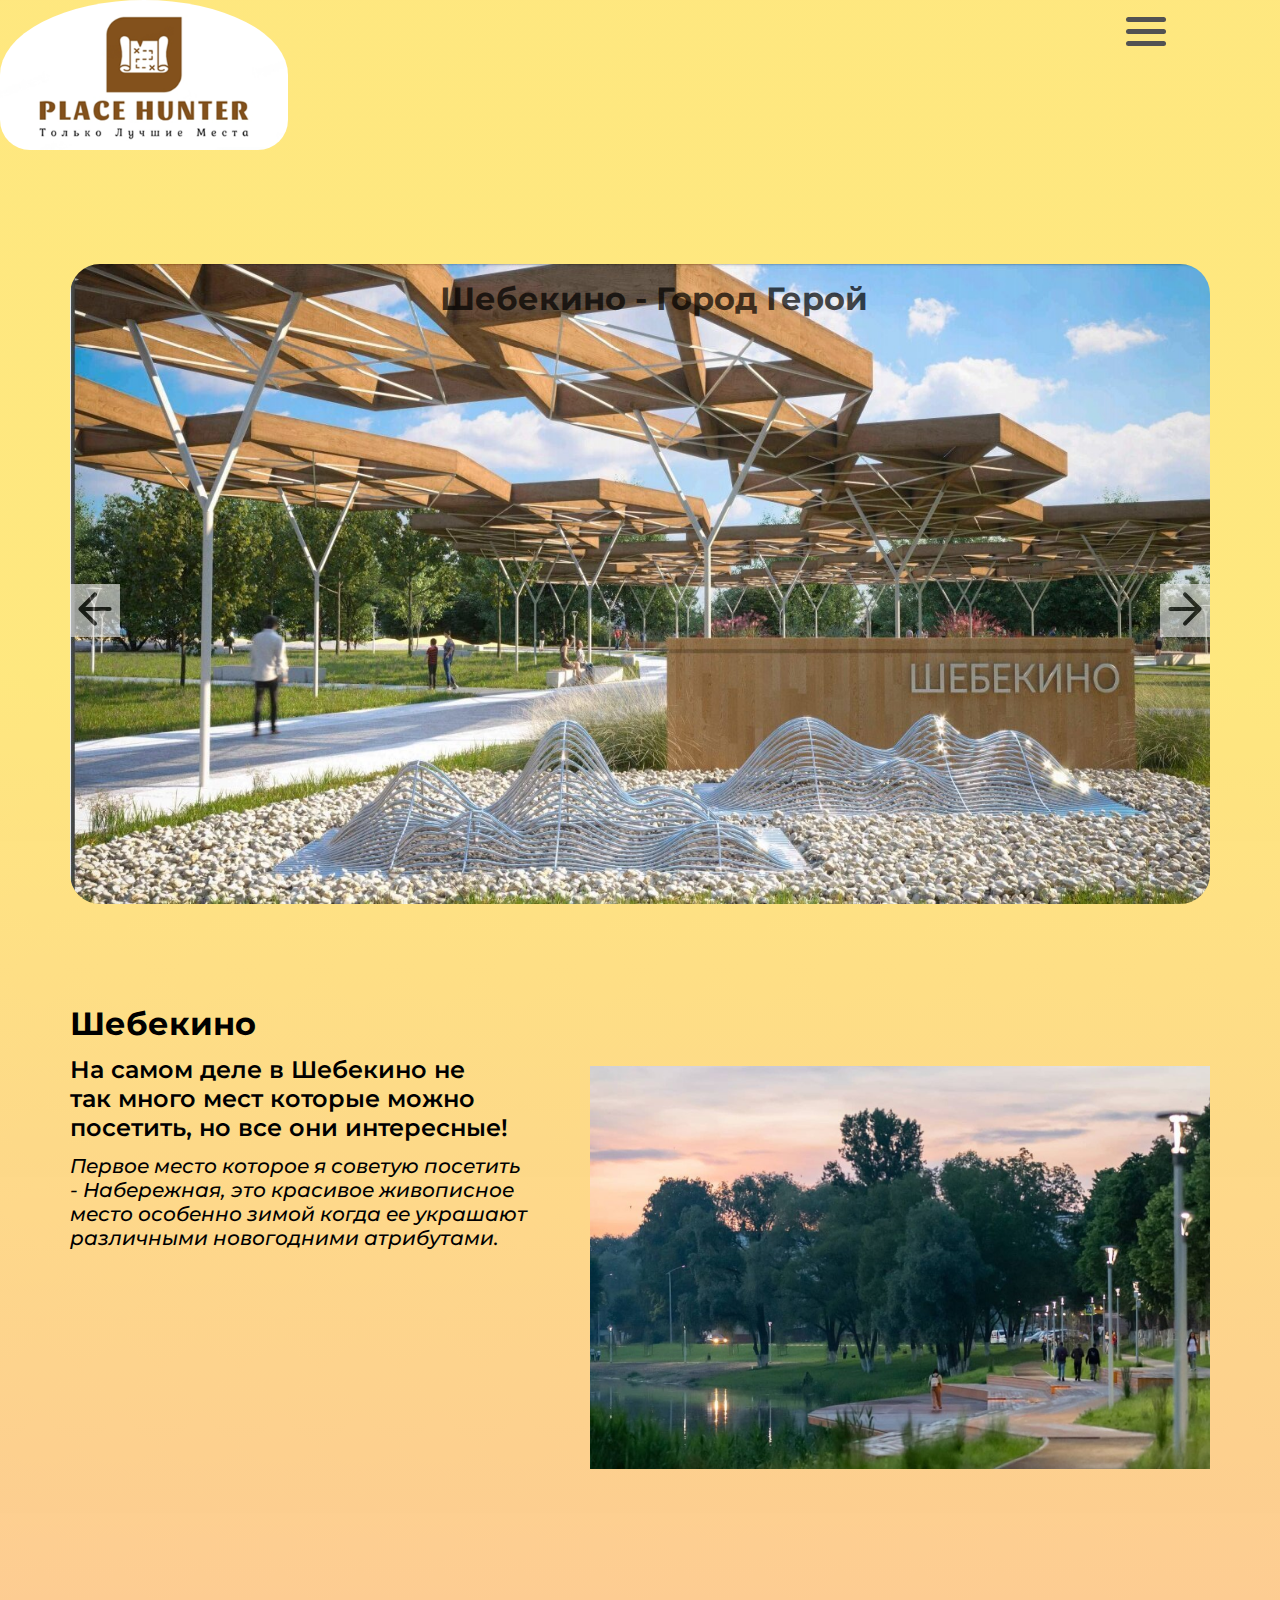
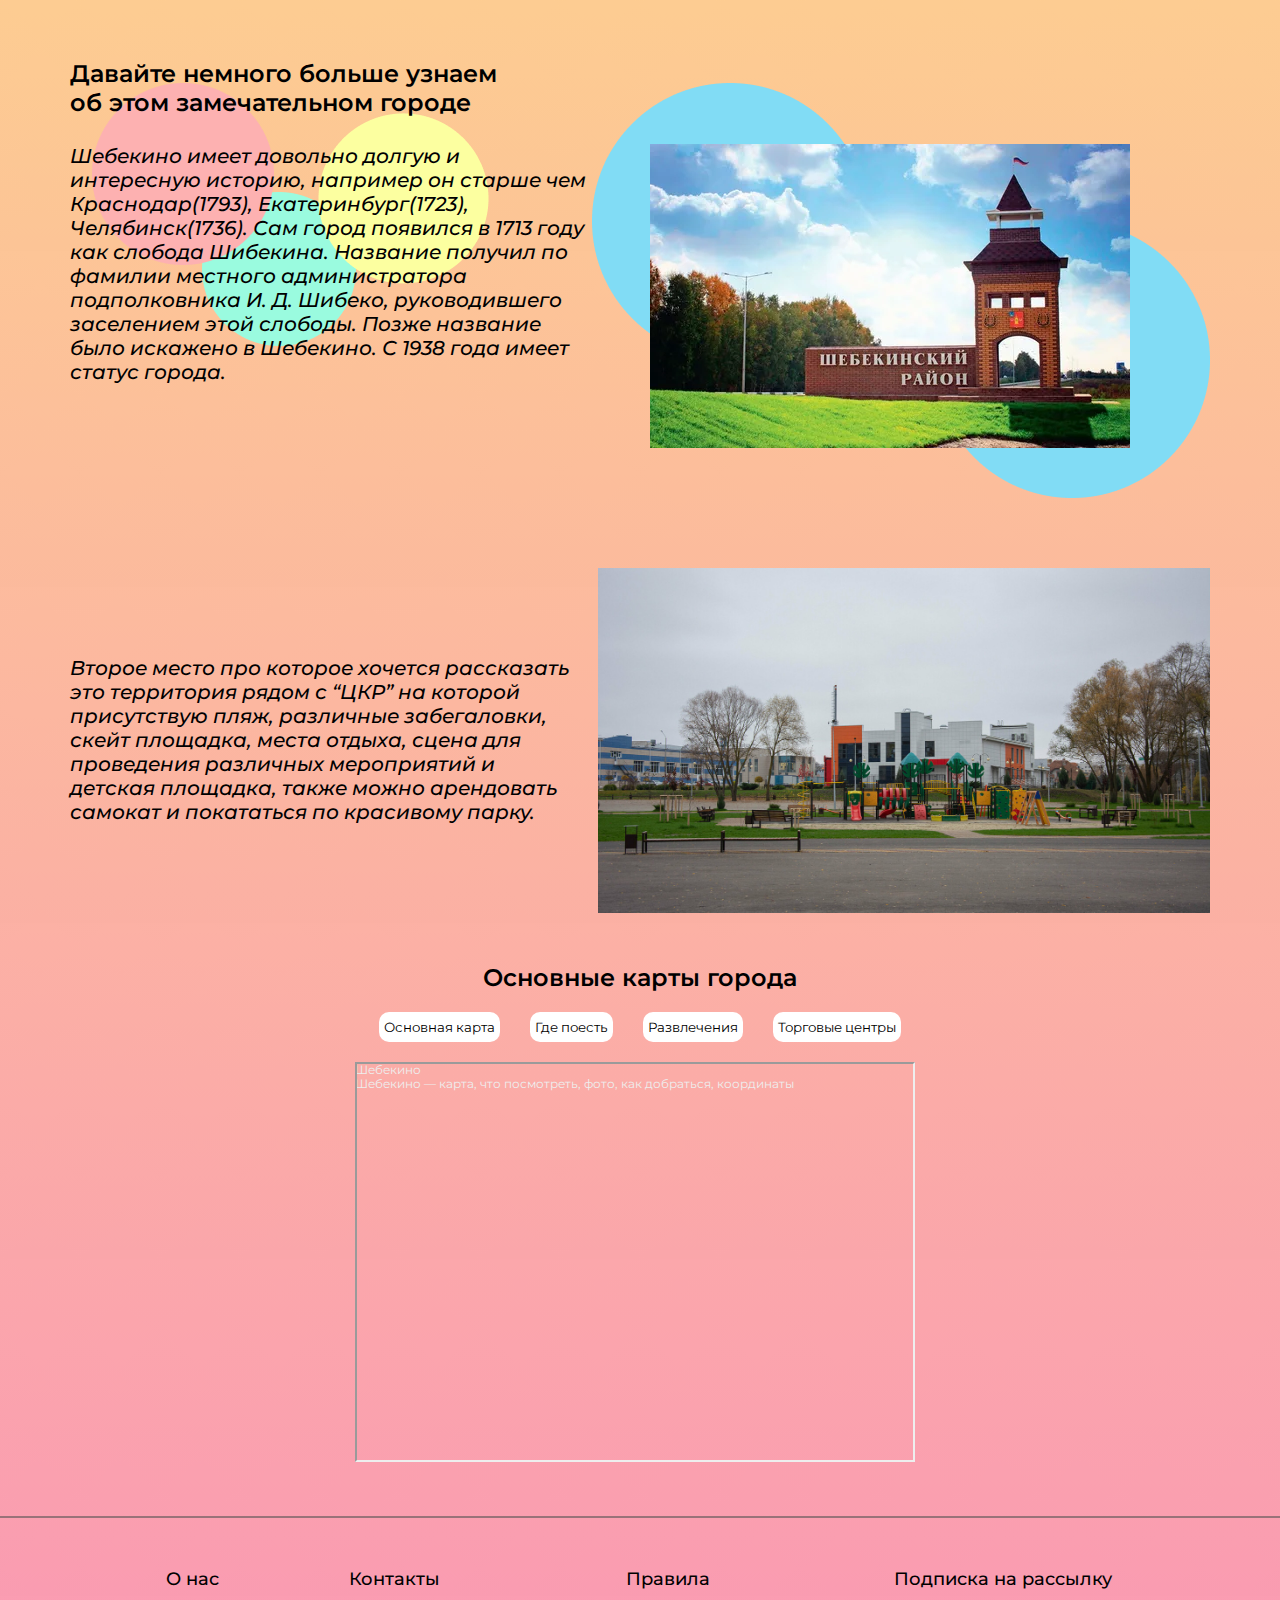
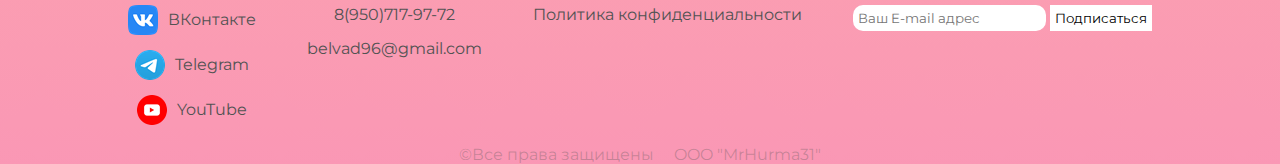
<file: index.html>
<!DOCTYPE html>
<html lang="ru">
<head>
    <meta charset="UTF-8">
    <meta name="viewport" content="width=device-width, initial-scale=1.0">
    <title>Ваш путеводитель по городу</title>
    <link rel="stylesheet" href="./assets/css/main.css">
    <link rel="stylesheet" href="./showplace.html">
</head>
<body class="body">
    <header class="header">
        <nav class="header__nav">
            <a href="./index.html">
                <img src="./assets/img/logo.png" alt="logo" class="header__img">
            </a>
            <a href="https://yandex.ru/maps/-/CDXXAOi2" target="_blank">
                <img src="./assets/img/youLeft.png" alt="you" class="header__you header__you_1">
                <img src="./assets/img/way.png" alt="way" class="header__way">
                <img src="./assets/img/youRight.png" alt="you" class="header__you header__you_2">
            </a>
            <div class="burger__box">
                <div class="burger" id="burger" onclick="burgerClick()">
                    <li class="burger__line_1 burger__line"></li>
                    <li class="burger__line_2 burger__line"></li>
                    <li class="burger__line_3 burger__line"></li>
                </div>
                <div class="burger__links burger__a" id="menu">
                    <a href="./showplace.html" class="burger__link">Достопримечательности города</a>
                    <a href="./contacts.html" class="burger__link">Контакты</a>
                    <a href="#" class="burger__btn burger__link">Вход</a>
                </div>
            </div>
        </nav>
    </header>
    <main class="main">
        <section class="slider">
            <div class="slider__wrap">
                <h1 class="slider__title"><a href="https://ru.wikipedia.org/wiki/Шебекино" class="shebekino" target="_blank">Шебекино</a> - Город Герой</h1>
                <div class="slider__box">
                    <img src="./assets/img/naber.jpg" alt="nabrezjnaya" class="slider__img slider__img_1">
                    <img src="./assets/img/Dk.jpg" alt="Dk" class="slider__img slider__img_2">
                    <img src="./assets/img/naber2.jpg" alt="naberezjnaya" class="slider__img slider__img_3">
                    <img src="./assets/img/neSklon.jpg" alt="neSklonyaetsya" class="slider__img slider__img_4">
                    <img src="./assets/img/Park.jpg" alt="Park" class="slider__img slider__img_5">
                </div>
                <button class="slider__btn_left" onclick="replacePhotoMin()">
                    <img src="./assets/img/arrowLeft.svg" alt="arrow">
                </button>
                <button class="slider__btn_right">
                    <img src="./assets/img/arrowRight.svg" alt="arrow" onclick="replacePhoto()">
                </button>
            </div>
        </section>
        <section class="post">
            <h1 class="post__title">Шебекино</h1>
            <div class="post-1__wrap">
                <div class="post-1__block">
                    <p class="post-1__subtitle post__subtitle">На самом деле в Шебекино не так много мест которые можно посетить, но все они интересные!</p>
                    <p class="post-1__text post__text">Первое место которое я советую посетить - Набережная, это красивое живописное место особенно зимой когда ее украшают различными новогодними атрибутами.</p>
                </div>
                <img src="./assets/img/naberOpisanie.png" alt="naber" class="post-1__img">
            </div>
            <div class="post-2__wrap">
                <p class="post-2__subtitle post__subtitle">Давайте немного больше узнаем об этом замечательном городе</p>
                <div class="post-2__block">
                    <div class="post-2__box">
                        <p class="post-2__text post__text">Шебекино имеет довольно долгую и интересную историю, например он старше чем Краснодар(1793), Екатеринбург(1723), Челябинск(1736). Сам город появился в 1713 году как слобода Шибекина. Название получил по фамилии местного администратора подполковника И. Д. Шибеко, руководившего заселением этой слободы. Позже название было искажено в Шебекино. С 1938 года имеет статус города.</p>
                        <img src="./assets/img/EllipseRed.png" alt="circle" class="post-2__circle_red">
                        <img src="./assets/img/EllipseGreen.png" alt="circle" class="post-2__circle_green">
                        <img src="./assets/img/EllipseYellow.png" alt="circle" class="post-2__circle_yellow">
                        <img src="./assets/img/EllipseBlue.png" alt="cirlce" class="post-2__circle_blue post-2__circle_blue-1">
                    </div>
                    <img src="./assets/img/shebekino.png" alt="shebekino" class="post-2__img">
                    <div class="post-2__circle">
                        <img src="./assets/img/EllipseBlue.png" alt="circle" class="post-2__circle_blue post-2__circle_blue-2">
                    </div>
                </div>
            </div>
            <div class="post-3">
                <div class="post-3__wrap">
                    <p class="post__text post-3__text">Второе место про которое хочется рассказать это территория рядом с “ЦКР” на которой присутствую пляж, различные забегаловки, скейт площадка, места отдыха, сцена для проведения различных мероприятий и детская площадка, также можно арендовать самокат и покататься по красивому парку.</p>
                    <img src="./assets/img/naber2.jpg" alt="naber" class="post-3__img">
                </div>
            </div>
        </section>
        <section class="maps">
            <div class="maps__wrap">
                <div class="maps__title_box">
                    <h2 class="maps__title">Основные карты города</h2>
                </div>
                <div class="maps__nav">
                    <button onclick="main()" class="maps__btn">Основная карта</button>
                    <button onclick="cafe()" class="maps__btn">Где поесть</button>
                    <button onclick="fun()" class="maps__btn">Развлечения</button>
                    <button onclick="mall()" class="maps__btn">Торговые центры</button>
                </div>
                <div class="maps__block">
                    <div class="maps__main maps__map" style="position:relative;overflow:hidden;"><a href="https://yandex.ru/maps/20196/shebekino/?utm_medium=mapframe&utm_source=maps" style="color:#eee;font-size:12px;position:absolute;top:0px;">Шебекино</a><a href="https://yandex.ru/maps/geo/shebekino/53056797/?ll=36.947560%2C50.405076&utm_medium=mapframe&utm_source=maps&z=12.2" style="color:#eee;font-size:12px;position:absolute;top:14px;">Шебекино — карта, что посмотреть, фото, как добраться, координаты</a><iframe src="https://yandex.ru/map-widget/v1/?ll=36.947560%2C50.405076&mode=search&ol=geo&ouri=ymapsbm1%3A%2F%2Fgeo%3Fdata%3DCgg1MzA1Njc5NxJH0KDQvtGB0YHQuNGPLCDQkdC10LvQs9C-0YDQvtC00YHQutCw0Y8g0L7QsdC70LDRgdGC0YwsINCo0LXQsdC10LrQuNC90L4iCg1shBNCFQ2eSUI%2C&utm_source=share&z=12.2" width="560" height="400" frameborder="1" allowfullscreen="true" style="position:relative;"></iframe></div>
                    <div class="maps__cafe maps__map" style="position:relative;overflow:hidden;"><a href="https://yandex.ru/maps/20196/shebekino/search/%D0%B3%D0%B4%D0%B5%20%D0%BF%D0%BE%D0%B5%D1%81%D1%82%D1%8C/?utm_medium=mapframe&utm_source=maps" style="color:#eee;font-size:12px;position:absolute;top:0px;">где поесть в Шебекино</a><a href="https://yandex.ru/maps/20196/shebekino/?utm_medium=mapframe&utm_source=maps" style="color:#eee;font-size:12px;position:absolute;top:14px;">Шебекино</a><iframe src="https://yandex.ru/map-widget/v1/?display-text=%D0%B3%D0%B4%D0%B5%20%D0%BF%D0%BE%D0%B5%D1%81%D1%82%D1%8C&ll=36.941309%2C50.403920&mode=search&sll=36.941309%2C50.403920&sspn=0.325266%2C0.121024&text=%D0%B3%D0%B4%D0%B5%20%D0%BF%D0%BE%D0%B5%D1%81%D1%82%D1%8C&utm_source=share&z=12.6" width="560" height="400" frameborder="1" allowfullscreen="true" style="position:relative;"></iframe></div>
                    <div class="maps__fun maps__map" style="position:relative;overflow:hidden;"><a href="https://yandex.ru/maps/20196/shebekino/search/%D0%A0%D0%B0%D0%B7%D0%B2%D0%BB%D0%B5%D1%87%D0%B5%D0%BD%D0%B8%D1%8F/?utm_medium=mapframe&utm_source=maps" style="color:#eee;font-size:12px;position:absolute;top:0px;">Развлечения в Шебекино</a><a href="https://yandex.ru/maps/20196/shebekino/?utm_medium=mapframe&utm_source=maps" style="color:#eee;font-size:12px;position:absolute;top:14px;">Шебекино</a><iframe src="https://yandex.ru/map-widget/v1/?display-text=%D0%A0%D0%B0%D0%B7%D0%B2%D0%BB%D0%B5%D1%87%D0%B5%D0%BD%D0%B8%D1%8F&ll=36.928313%2C50.402975&mode=search&sctx=ZAAAAAgBEAAaKAoSCWGJB5RNeUJAEU6c3O9QNElAEhIJ6q9XWHA%2F1D8Ron2s4Lchvj8iBgABAgMEBSgKOABA5J0BSAFqAnJ1nQHNzMw9oAEAqAEAvQHTsvc7wgFmifPFhwS%2Fi%2BqwXNfEvdc0ipLK6VW11oDgsQGy9MikmwKP%2FZXh1gWWrZfjft%2F7uZiRAY%2FMpeOlBrKK8cLUAoeoj66zBsjkqJ29Bou%2Flc6JAouP7qWsA6bkgN36BcGJibq1Ao3g%[base64]%3D%3D&sll=36.928313%2C50.402975&sspn=0.213113%2C0.079296&text=%D0%A0%D0%B0%D0%B7%D0%B2%D0%BB%D0%B5%D1%87%D0%B5%D0%BD%D0%B8%D1%8F&utm_source=share&z=13.21" width="560" height="400" frameborder="1" allowfullscreen="true" style="position:relative;"></iframe></div>
                    <div class="maps__mall maps__map" style="position:relative;overflow:hidden;"><a href="https://yandex.ru/maps/20196/shebekino/search/%D0%A2%D0%BE%D1%80%D0%B3%D0%BE%D0%B2%D1%8B%D0%B5%20%D1%86%D0%B5%D0%BD%D1%82%D1%80%D1%8B/?utm_medium=mapframe&utm_source=maps" style="color:#eee;font-size:12px;position:absolute;top:0px;">Торговые центры в Шебекино</a><a href="https://yandex.ru/maps/20196/shebekino/?utm_medium=mapframe&utm_source=maps" style="color:#eee;font-size:12px;position:absolute;top:14px;">Шебекино</a><iframe src="https://yandex.ru/map-widget/v1/?display-text=%D0%A2%D0%BE%D1%80%D0%B3%D0%BE%D0%B2%D1%8B%D0%B5%20%D1%86%D0%B5%D0%BD%D1%82%D1%80%D1%8B&ll=36.909781%2C50.401878&mode=search&sctx=ZAAAAAgBEAAaKAoSCVSsGoS5c0JAEftd2JqtNElAEhIJtwn3yrxVrz8R3dCUnX5Qlz8iBgABAgMEBSgKOABA5J0BSAFqAnJ1nQHNzMw9oAEAqAEAvQFcd%2F7WwgEkqevGyu4ExoTVyO8Fgfbz6IUCyJSJvfoG5anXktsBw%2Br%2Fg4UGggId0KLQvtGA0LPQvtCy0YvQtSDRhtC10L3RgtGA0YuKAgkxODQxMDgwODOSAgCaAgxkZXNrdG9wLW1hcHM%3D&sll=36.909781%2C50.401878&sspn=0.163764%2C0.060935&text=%D0%A2%D0%BE%D1%80%D0%B3%D0%BE%D0%B2%D1%8B%D0%B5%20%D1%86%D0%B5%D0%BD%D1%82%D1%80%D1%8B&utm_source=share&z=13.59" width="560" height="400" frameborder="1" allowfullscreen="true" style="position:relative;"></iframe></div>
                </div>
            </div>
        </section>
    </main>
    <div class="main__line"></div>
    <footer class="footer" id="footer">
        <div class="footer__wrap">
            <div class="footer__about footer__info_box">
                <p class="footer__title">О нас</p>
                <a href="#footer" class="footer__link footer__icon_vk">ВКонтакте</a>
                <a href="#footer" class="footer__link footer__icon_tg">Telegram</a>
                <a href="#footer" class="footer__link footer__icon_yt">YouTube</a>
            </div>
            <div class="footer__contacts footer__info_box">
                <p class="footer__title">Контакты</p>
                <a href="#footer" class="footer__link">8(950)717-97-72</a>
                <a href="#footer" class="footer__link">belvad96@gmail.com</a>
            </div>
            <div class="footer__rules footer__info_box">
                <p class="footer__title">Правила</p>
                <a href="#footer" class="footer__link">Политика конфиденциальности</a>
            </div>
            <div class="footer__email footer__info_box">
                <div class="footer__email_title">
                    <p class="footer__title">Подписка на рассылку</p>
                </div>
                <div class="footer__email_input">
                    <input type="email" class="footer__input_email" placeholder="Ваш E-mail адрес">
                    <input type="button" class="footer__input_btn" value="Подписаться">
                </div>
            </div>
        </div>
        <div class="footer__info">
            <p class="footer__info_text">©Все права защищены</p>
            <p class="footer__info_text">OOO "MrHurma31"</p>
        </div>
    </footer>
</body>
<script src="./assets/scripts/burger.js"></script>
<script src="./assets/scripts/slider.js"></script>
<script src="./assets/scripts/maps.js"></script>
</html>
</file>
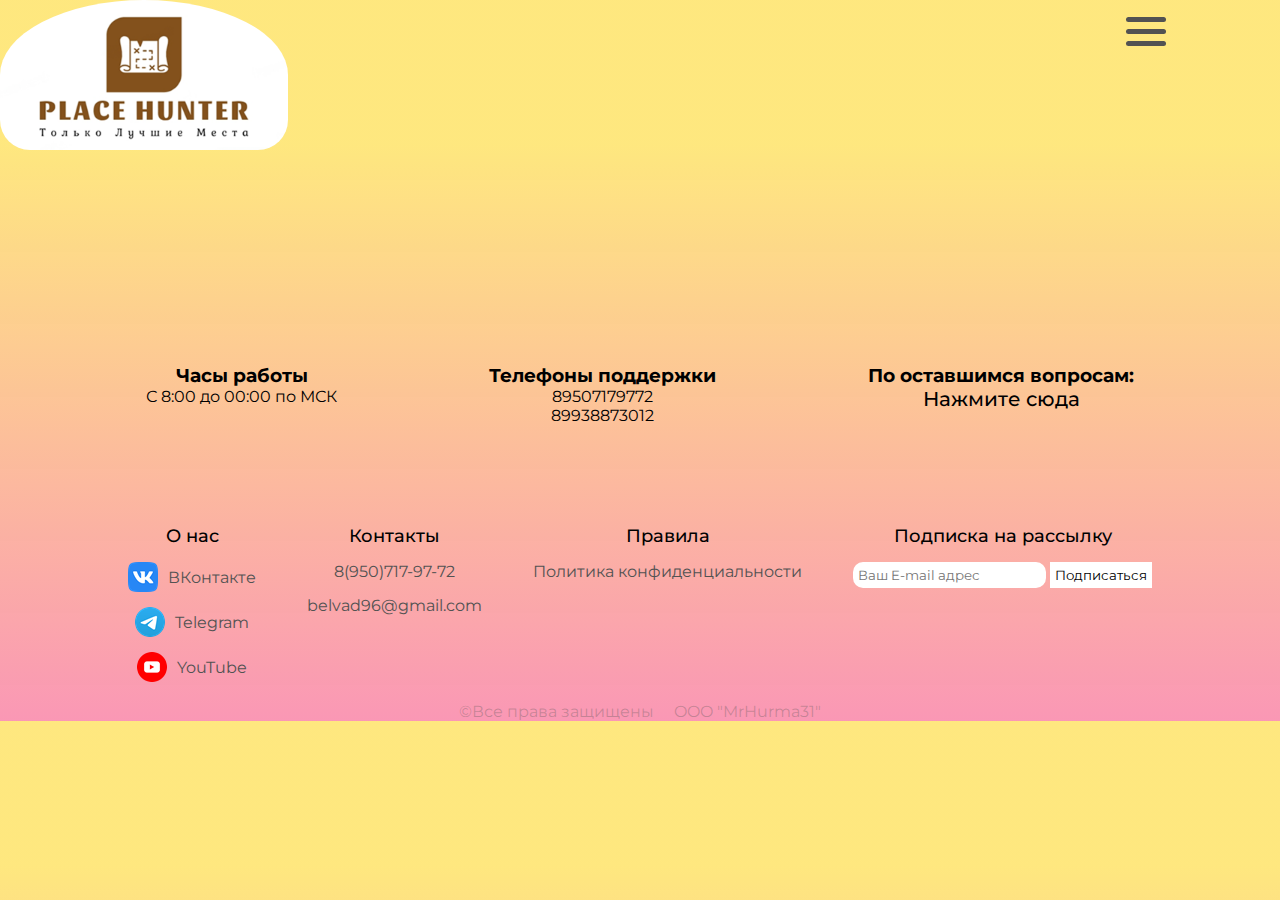
<file: contacts.html>
<!DOCTYPE html>
<html lang="en">
<head>
    <meta charset="UTF-8">
    <meta name="viewport" content="width=device-width, initial-scale=1.0">
    <title>Ваш путеводитель по городу</title>
    <link rel="stylesheet" href="./assets/css/main.css">
    <link rel="stylesheet" href="./assets/css/contacts.css">
</head>
<body class="body">
    <header class="header">
        <nav class="header__nav">
            <a href="./index.html">
                <img src="./assets/img/logo.png" alt="logo" class="header__img">
            </a>
            <a href="https://yandex.ru/maps/-/CDXXAOi2" target="_blank">
                <img src="./assets/img/youLeft.png" alt="you" class="header__you header__you_1">
                <img src="./assets/img/way.png" alt="way" class="header__way">
                <img src="./assets/img/youRight.png" alt="you" class="header__you header__you_2">
            </a>
            <div class="burger__box">
                <div class="burger" id="burger" onclick="burgerClick()">
                    <li class="burger__line_1 burger__line"></li>
                    <li class="burger__line_2 burger__line"></li>
                    <li class="burger__line_3 burger__line"></li>
                </div>
                <div class="burger__links burger__a" id="menu">
                    <a href="./showplace.html" class="burger__link">Достопримечательности города</a>
                    <a href="#" class="burger__link">Контакты</a>
                    <a href="#" class="burger__btn burger__link">Вход</a>
                </div>
            </div>
        </nav>
    </header>
    <main class="main">
        <section class="contacts">
            <div class="contacts__wrap">
                <div class="contacts__box">
                    <h3 class="contacts__title">Часы работы</h3>
                    <a href="#" class="contacts__text">С 8:00 до 00:00 по МСК</a>
                </div>
                <div class="contacts__box">
                    <h3 class="contacts__title">Телефоны поддержки</h3>
                    <a href="#" class="contacts__text">89507179772</a>
                    <a href="#" class="contacts__text">89938873012</a>
                </div>
                <div class="contacts__box">
                    <h3 class="contacts__title">По оставшимся вопросам:</h3>
                    <button class="contacts__btn" onclick="openn()">Нажмите сюда</button>
                </div>
            </div>
            <div class="modal" id="modal">
                <div class="modal__active">
                    <div class="modal__close">
                        <img src="./assets/img/close.png" style="width: 20px;" onclick="Close()">
                    </div>
                    <div class="modal__window">
                        <label for="modal_fio" class="modal_label">Как к вам можно обращаться?</label>
                        <input type="text" name="modal_fio" class="modal__input">
                        <label for="modal_tel" class="modal_label">Номер телефона</label>
                        <input type="tel" name="modal_tel" class="modal__input">
                        <label for="modal_email" class="modal_label">Адрес электронной почты</label>
                        <input type="email" name="modal_email" class="modal__input">
                        <label for="modal_text" class="modal_label">Ваш вопрос</label>
                        <input type="text" name="modal_text" class="modal__input">
                        <input type="button" value="Отправить" onclick="Close()" class="modal__input">
                    </div>
                </div>
            </div>
        </section>
    </main>
    <footer class="footer" id="footer">
        <div class="footer__wrap">
            <div class="footer__about footer__info_box">
                <p class="footer__title">О нас</p>
                <a href="#footer" class="footer__link footer__icon_vk">ВКонтакте</a>
                <a href="#footer" class="footer__link footer__icon_tg">Telegram</a>
                <a href="#footer" class="footer__link footer__icon_yt">YouTube</a>
            </div>
            <div class="footer__contacts footer__info_box">
                <p class="footer__title">Контакты</p>
                <a href="#footer" class="footer__link">8(950)717-97-72</a>
                <a href="#footer" class="footer__link">belvad96@gmail.com</a>
            </div>
            <div class="footer__rules footer__info_box">
                <p class="footer__title">Правила</p>
                <a href="#footer" class="footer__link">Политика конфиденциальности</a>
            </div>
            <div class="footer__email footer__info_box">
                <div class="footer__email_title">
                    <p class="footer__title">Подписка на рассылку</p>
                </div>
                <div class="footer__email_input">
                    <input type="email" class="footer__input_email" placeholder="Ваш E-mail адрес">
                    <input type="button" class="footer__input_btn" value="Подписаться">
                </div>
            </div>
        </div>
        <div class="footer__info">
            <p class="footer__info_text">©Все права защищены</p>
            <p class="footer__info_text">OOO "MrHurma31"</p>
        </div>
    </footer>
</body>
<script src="./assets/scripts/burger.js"></script>
<script src="./assets/scripts/contacts.js"></script>
</html>
</file>
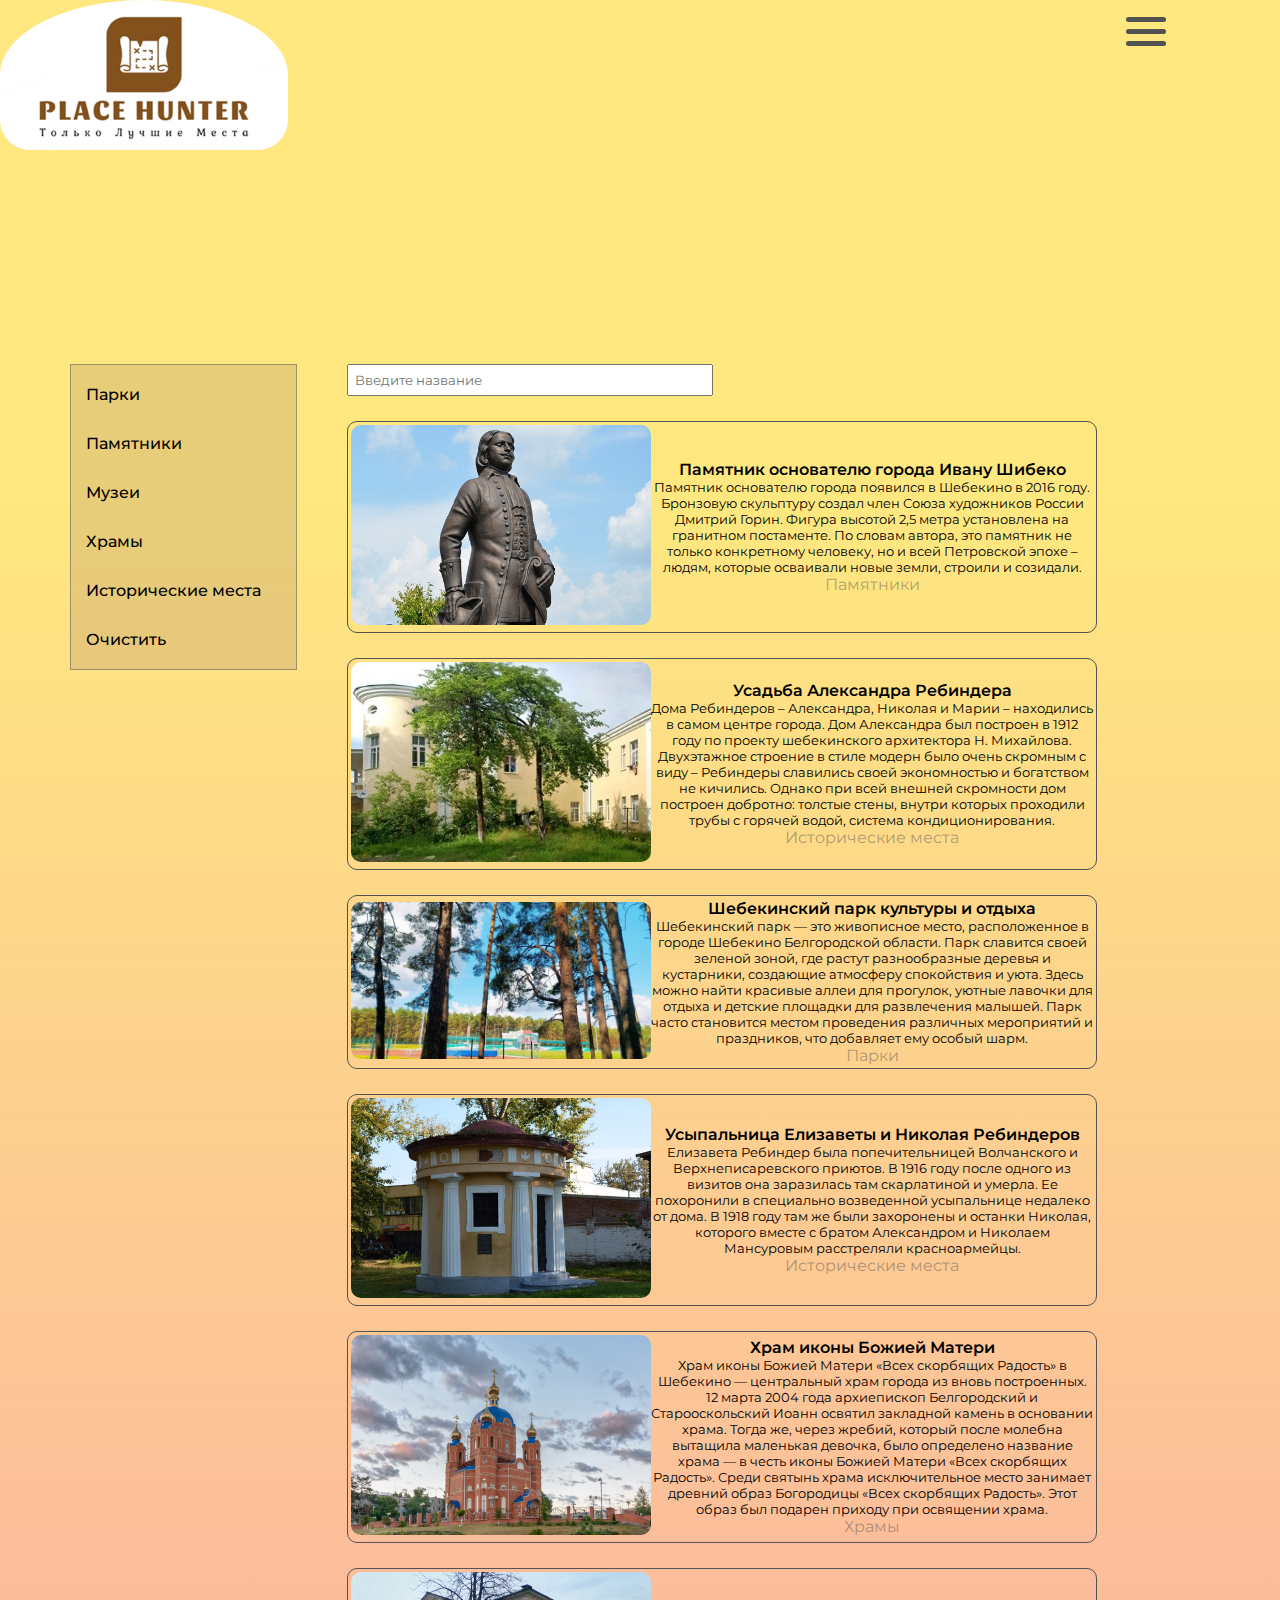
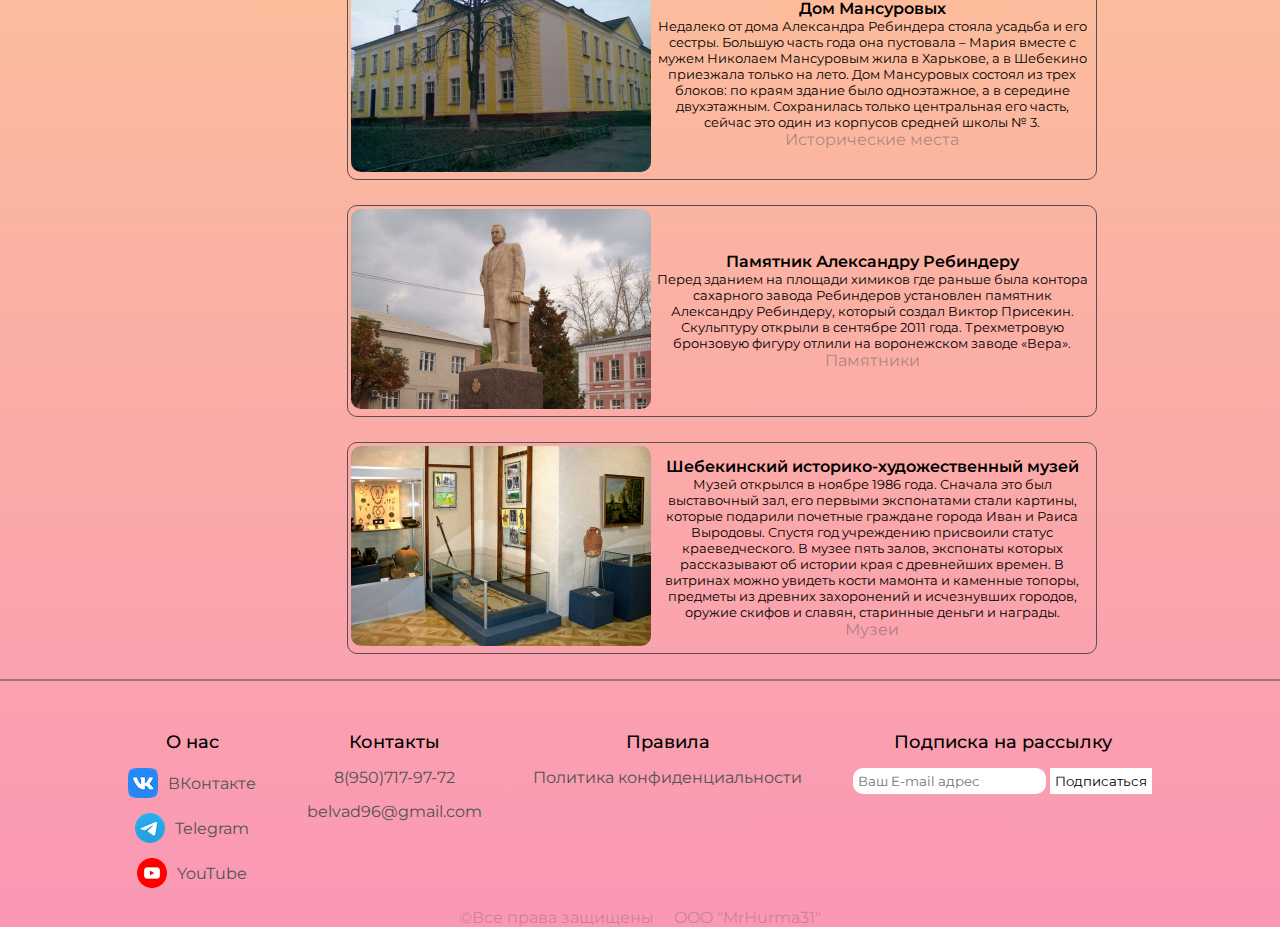
<file: showplace.html>
<!DOCTYPE html>
<html lang="en">
<head>
    <meta charset="UTF-8">
    <meta name="viewport" content="width=device-width, initial-scale=1.0">
    <title>Ваш путеводитель по городу</title>
    <link rel="stylesheet" href="./assets/css/main.css">
    <link rel="stylesheet" href="./assets/css/showplace.css">
</head>
<body class="body">
    <header class="header">
        <nav class="header__nav">
            <a href="./index.html">
                <img src="./assets/img/logo.png" alt="logo" class="header__img">
            </a>
            <a href="https://yandex.ru/maps/-/CDXXAOi2" target="_blank">
                <img src="./assets/img/youLeft.png" alt="you" class="header__you header__you_1">
                <img src="./assets/img/way.png" alt="way" class="header__way">
                <img src="./assets/img/youRight.png" alt="you" class="header__you header__you_2">
            </a>
            <div class="burger__box">
                <div class="burger" id="burger" onclick="burgerClick()">
                    <li class="burger__line_1 burger__line"></li>
                    <li class="burger__line_2 burger__line"></li>
                    <li class="burger__line_3 burger__line"></li>
                </div>
                <div class="burger__links burger__a" id="menu">
                    <a href="./showplace.html" class="burger__link">Достопримечательности города</a>
                    <a href="./contacts.html" class="burger__link">Контакты</a>
                    <a href="#" class="burger__btn burger__link">Вход</a>
                </div>
            </div>
        </nav>
    </header>
    <main class="main">
        <section class="search">
            <div class="search__wrap">
                <div class="search__sort">
                    <ul class="search__sort_list">
                        <li class="search__sort_item search__sort_item-1" onclick="clickPark()">Парки</li>
                        <li class="search__sort_item search__sort_item-2" onclick="clickPamyat()">Памятники</li>
                        <li class="search__sort_item search__sort_item-3" onclick="clickMuseam()">Музеи</li>
                        <li class="search__sort_item search__sort_item-4" onclick="clickHram()">Храмы</li>
                        <li class="search__sort_item search__sort_item-5" onclick="clickPlace()">Исторические места</li>
                        <li class="search__sort_item search__sort_item-6" onclick="Clear()">Очистить</li>
                    </ul>
                </div>
                <div class="search__search_box">
                    <div class="search__input">
                        <input type="search" name="search" size="40px" placeholder="Введите название" class="search__input_search" id="search">
                    </div>
                    <div class="search__block">
                        <div class="search__box" id="card_1">
                            <div class="search__img_box">
                                <img src="./assets/img/shibeko.jpg" alt="Shibeko" class="search__img">
                            </div>
                            <div class="search__text_box">
                                <p class="search__title">Памятник основателю города Ивану Шибеко</p>
                                <p class="search__text">Памятник основателю города появился в Шебекинo в 2016 году. Бронзовую скульптуру создал член Союза художников России Дмитрий Горин. Фигура высотой 2,5 метра установлена на гранитном постаменте. По словам автора, это памятник не только конкретному человеку, но и всей Петровской эпохе – людям, которые осваивали новые земли, строили и созидали.</p>
                                <p class="sort sort__pamyat">Памятники</p>
                            </div>
                        </div>
                        <div class="search__box" id="card_2">
                            <div class="search__img_box">
                                <img src="./assets/img/dom.jpg" alt="dom" class="search__img">
                            </div>
                            <div class="search__text_box">
                                <p class="search__title">Усадьба Александра Ребиндера</p>
                                <p class="search__text">Дома Ребиндеров – Александра, Николая и Марии – находились в самом центре города. Дом Александра был построен в 1912 году по проекту шебекинского архитектора Н. Михайлова. Двухэтажное строение в стиле модерн было очень скромным с виду – Ребиндеры славились своей экономностью и богатством не кичились. Однако при всей внешней скромности дом построен добротно: толстые стены, внутри которых проходили трубы с горячей водой, система кондиционирования.</p>
                                <p class="sort sort__places">Исторические места</p>
                            </div>
                        </div>
                        <div class="search__box" id="card_3">
                            <div class="search__img_box">
                                <img src="./assets/img/park2.jpg" alt="park" class="search__img">
                            </div>
                            <div class="search__text_box">
                                <p class="search__title">Шебекинский парк культуры и отдыха</p>
                                <p class="search__text">Шебекинский парк — это живописное место, расположенное в городе Шебекино Белгородской области. Парк славится своей зеленой зоной, где растут разнообразные деревья и кустарники, создающие атмосферу спокойствия и уюта. Здесь можно найти красивые аллеи для прогулок, уютные лавочки для отдыха и детские площадки для развлечения малышей. Парк часто становится местом проведения различных мероприятий и праздников, что добавляет ему особый шарм.</p>
                                <p class="sort sort__parks">Парки</p>
                            </div>
                        </div>
                        <div class="search__box" id="card_4">
                            <div class="search__img_box">
                                <img src="./assets/img/usip.jpg" alt="Усыпальница" class="search__img">
                            </div>
                            <div class="search__text_box">
                                <p class="search__title">Усыпальница Елизаветы и Николая Ребиндеров</p>
                                <p class="search__text">Елизавета Ребиндер была попечительницей Волчанского и Верхнеписаревского приютов. В 1916 году после одного из визитов она заразилась там скарлатиной и умерла. Ее похоронили в специально возведенной усыпальнице недалеко от дома. В 1918 году там же были захоронены и останки Николая, которого вместе с братом Александром и Николаем Мансуровым расстреляли красноармейцы.</p>
                                <p class="sort sort__places">Исторические места</p>
                            </div>
                        </div>
                        <div class="search__box" id="card_5">
                            <div class="search__img_box">
                                <img src="./assets/img/hram.jfif" alt="dom" class="search__img">
                            </div>
                            <div class="search__text_box">
                                <p class="search__title">Храм иконы Божией Матери</p>
                                <p class="search__text">Храм иконы Божией Матери «Всех скорбящих Радость» в Шебекино — центральный храм города из вновь построенных. 12 марта 2004 года архиепископ Белгородский и Старооскольский Иоанн освятил закладной камень в основании храма. Тогда же, через жребий, который после молебна вытащила маленькая девочка, было определено название храма — в честь иконы Божией Матери «Всех скорбящих Радость». Среди святынь храма исключительное место занимает древний образ Богородицы «Всех скорбящих Радость». Этот образ был подарен приходу при освящении храма.</p>
                                <p class="sort sort__hram">Храмы</p>
                            </div>
                        </div>
                        <div class="search__box" id="card_6">
                            <div class="search__img_box">
                                <img src="./assets/img/domMansur.jpg" alt="Mansurovi" class="search__img">
                            </div>
                            <div class="search__text_box">
                                <p class="search__title">Дом Мансуровых</p>
                                <p class="search__text">Недалеко от дома Александра Ребиндера стояла усадьба и его сестры. Большую часть года она пустовала – Мария вместе с мужем Николаем Мансуровым жила в Харькове, а в Шебекино приезжала только на лето. Дом Мансуровых состоял из трех блоков: по краям здание было одноэтажное, а в середине двухэтажным. Сохранилась только центральная его часть, сейчас это один из корпусов средней школы № 3.</p>
                                <p class="sort sort__places">Исторические места</p>
                            </div>
                        </div>
                        <div class="search__box" id="card_7">
                            <div class="search__img_box">
                                <img src="./assets/img/pamyatnik.jpg" alt="Rebinder" class="search__img">
                            </div>
                            <div class="search__text_box">
                                <p class="search__title">Памятник Александру Ребиндеру</p>
                                <p class="search__text">Перед зданием на площади химиков где раньше была контора сахарного завода Ребиндеров установлен памятник Александру Ребиндеру, который создал Виктор Присекин. Скульптуру открыли в сентябре 2011 года. Трехметровую бронзовую фигуру отлили на воронежском заводе «Вера».</p>
                                <p class="sort sort__pamyat">Памятники</p>
                            </div>
                        </div>
                        <div class="search__box" id="card_8">
                            <div class="search__img_box">
                                <img src="./assets/img/museam.jpg" alt="museam" class="search__img">
                            </div>
                            <div class="search__text_box">
                                <p class="search__title">Шебекинский историко-художественный музей</p>
                                <p class="search__text">Музей открылся в ноябре 1986 года. Сначала это был выставочный зал, его первыми экспонатами стали картины, которые подарили почетные граждане города Иван и Раиса Выродовы. Спустя год учреждению присвоили статус краеведческого. В музее пять залов, экспонаты которых рассказывают об истории края с древнейших времен. В витринах можно увидеть кости мамонта и каменные топоры, предметы из древних захоронений и исчезнувших городов, оружие скифов и славян, старинные деньги и награды.</p>
                                <p class="sort sort__museam">Музеи</p>
                            </div>
                        </div>
                    </div>
                </div>
            </div>
        </section>
    </main>
    <div class="main__line"></div>
    <footer class="footer" id="footer">
        <div class="footer__wrap">
            <div class="footer__about footer__info_box">
                <p class="footer__title">О нас</p>
                <a href="#footer" class="footer__link footer__icon_vk">ВКонтакте</a>
                <a href="#footer" class="footer__link footer__icon_tg">Telegram</a>
                <a href="#footer" class="footer__link footer__icon_yt">YouTube</a>
            </div>
            <div class="footer__contacts footer__info_box">
                <p class="footer__title">Контакты</p>
                <a href="#footer" class="footer__link">8(950)717-97-72</a>
                <a href="#footer" class="footer__link">belvad96@gmail.com</a>
            </div>
            <div class="footer__rules footer__info_box">
                <p class="footer__title">Правила</p>
                <a href="#footer" class="footer__link">Политика конфиденциальности</a>
            </div>
            <div class="footer__email footer__info_box">
                <div class="footer__email_title">
                    <p class="footer__title">Подписка на рассылку</p>
                </div>
                <div class="footer__email_input">
                    <input type="email" class="footer__input_email" placeholder="Ваш E-mail адрес">
                    <input type="button" class="footer__input_btn" value="Подписаться">
                </div>
            </div>
        </div>
        <div class="footer__info">
            <p class="footer__info_text">©Все права защищены</p>
            <p class="footer__info_text">OOO "MrHurma31"</p>
        </div>
    </footer>
</body>
<script src="./assets/scripts/burger.js"></script>
<script src="./assets/scripts/sort.js"></script>
</html>
</file>
<file: assets/css/main.css>
@font-face {
  font-family: Montserrat;
  src: url(../fonts/Montserrat-Regular.ttf);
  font-weight: 400;
}
@font-face {
  font-family: Montserrat;
  src: url(../fonts/Montserrat-Medium.ttf);
  font-weight: 500;
}
@font-face {
  font-family: Montserrat;
  src: url(../fonts/Montserrat-Bold.ttf);
  font-weight: 700;
}
@font-face {
  font-family: Montserrat;
  src: url(../fonts/Montserrat-SemiBold.ttf);
  font-weight: 600;
}
@font-face {
  font-family: Montserrat;
  src: url(../fonts/Montserrat-Black.ttf);
  font-weight: 900;
}
@font-face {
  font-family: MontserratItalic;
  src: url(../fonts/Montserrat-MediumItalic.ttf);
  font-weight: 500;
}
@keyframes anim {
  0% {
    opacity: 0;
  }
  100% {
    opacity: 1;
  }
}
* {
  padding: 0;
  margin: 0;
  box-sizing: border-box;
  font-family: "Montserrat";
}

a {
  text-decoration: none;
}

body {
  overflow-x: hidden;
  background: linear-gradient(0deg, rgba(247, 93, 139, 0.64), rgba(254, 220, 64, 0.67) 80%);
}

.main {
  max-width: 1140px;
  margin: 0 auto;
}
@media (max-width: 1025px) {
  .main {
    max-width: 900px;
  }
}
.main__line {
  width: 100%;
  height: 2px;
  background-color: rgba(82, 82, 82, 0.5764705882);
  margin-bottom: 50px;
  z-index: 1;
}

li {
  list-style: none;
}

.header {
  max-width: 1700px;
  margin: 0 auto;
  padding-bottom: 110px;
  animation: anim 1s ease both;
}
@media (max-width: 376px) {
  .header {
    max-width: 350px;
  }
}
.header__nav {
  position: relative;
}
.header__you {
  width: 100px;
  height: 100px;
  position: absolute;
}
.header__you_1 {
  left: 324px;
}
@media (max-width: 1531px) {
  .header__you_1 {
    display: none;
  }
}
.header__you_2 {
  left: 1100px;
}
@media (max-width: 1531px) {
  .header__you_2 {
    display: none;
  }
}
.header__way {
  width: 770px;
  height: 225px;
  position: absolute;
  left: 375px;
  top: 27px;
  rotate: 2deg;
}
@media (max-width: 1531px) {
  .header__way {
    display: none;
  }
}
.header__img {
  height: 150px;
  transition: all 0.3s ease;
  border-radius: 50% 50% 30px 30px;
}
.header__img:hover {
  transform: scale(0.9);
  border-radius: 10px;
}
@media (max-width: 376px) {
  .header__img {
    height: 100px;
    width: 150px;
  }
}
.header__nav {
  display: flex;
  justify-content: space-between;
}

.burger {
  margin-right: 30px;
  transition: all 0.4s ease;
  padding: 17px 7px;
  position: absolute;
  right: 6%;
}
@media (max-width: 376px) {
  .burger {
    right: 0;
  }
}
.burger :hover {
  cursor: pointer;
}
.burger__links {
  position: absolute;
  top: 35px;
  right: 1%;
  display: flex;
  flex-direction: column;
  text-align: center;
  background-color: rgba(255, 255, 255, 0.6745098039);
  border-radius: 15px;
  padding: 5px;
  align-items: center;
}
.burger__a {
  display: none;
}
.burger__link {
  color: black;
  margin-bottom: 15px;
}
.burger__link:last-child {
  margin-bottom: 0;
}
.burger__link:hover {
  color: #8b8a8a;
}
.burger__btn {
  transition: all 0.6s ease;
  width: -moz-max-content;
  width: max-content;
  background-color: #f0ae62;
  padding: 7px;
  border-radius: 10px;
}
.burger__btn:hover {
  color: white;
  background-color: #f18900;
}
.burger__line {
  width: 40px;
  height: 5px;
  background-color: #525252;
  border-radius: 10px;
  transition: all 0.3s ease;
  margin-bottom: 7px;
}

.slider {
  padding-bottom: 100px;
  animation: anim 1s ease both;
}
.slider__wrap {
  position: relative;
}
.slider__title {
  position: absolute;
  top: 15px;
  font-weight: 700;
  font-size: 32px;
  right: 30%;
  opacity: 70%;
}
@media (max-width: 1025px) {
  .slider__title {
    font-size: 26px;
  }
}
@media (max-width: 376px) {
  .slider__title {
    font-size: 18px;
    right: 25%;
  }
}
.slider__box {
  display: flex;
  transition: all 1s ease-out;
}
.slider__btn_left {
  border: 0;
  position: absolute;
  opacity: 60%;
  top: 50%;
  transition: all 0.3s ease;
}
@media (max-width: 376px) {
  .slider__btn_left {
    width: 20px;
  }
}
.slider__btn_left:hover {
  cursor: pointer;
  transform: scale(0.9);
  border-radius: 10px;
}
.slider__btn_right {
  position: absolute;
  border: 0;
  opacity: 60%;
  right: 0;
  top: 50%;
  transition: all 0.3s ease;
}
.slider__btn_right:hover {
  cursor: pointer;
  transform: scale(0.9);
  border-radius: 10px;
}
.slider__img {
  width: 1140px;
  height: 640px;
  border-radius: 30px;
}
@media (max-width: 1025px) {
  .slider__img {
    max-width: 900px;
    max-height: 500px;
  }
}
@media (max-width: 376px) {
  .slider__img {
    max-width: 370px;
    max-height: 300px;
  }
}
.slider__img_1 {
  display: flex;
}
.slider__img_2 {
  display: none;
}
.slider__img_3 {
  display: none;
}
.slider__img_4 {
  display: none;
}
.slider__img_5 {
  display: none;
}

.shebekino {
  color: black;
}
.shebekino:hover {
  cursor: default;
}

.post {
  padding-bottom: 50px;
}
.post__title {
  font-weight: 700;
  font-size: 32px;
}
@media (max-width: 376px) {
  .post__title {
    font-size: 24px;
  }
}
.post__subtitle {
  font-weight: 600;
  font-size: 24px;
  max-width: 440px;
  margin-top: 12px;
  margin-bottom: 12px;
}
.post__text {
  font-family: "MontserratItalic";
  font-weight: 500;
  font-size: 20px;
  max-width: 460px;
  z-index: 2;
}
@media (max-width: 376px) {
  .post__text {
    max-width: 300px;
  }
}
.post-1__wrap {
  padding-bottom: 50px;
  display: flex;
  justify-content: space-between;
}
@media (max-width: 376px) {
  .post-1__wrap {
    flex-direction: column;
  }
}
.post-1__block {
  flex-direction: column;
}
.post-1__img {
  margin-top: 2%;
}
@media (max-width: 376px) {
  .post-1__img {
    width: 300px;
    height: 230px;
  }
}
.post-2__wrap {
  padding-top: 140px;
  padding-bottom: 120px;
}
@media (max-width: 376px) {
  .post-2__wrap {
    flex-direction: column;
  }
}
.post-2__box {
  position: relative;
}
.post-2__block {
  display: flex;
  justify-content: space-between;
}
@media (max-width: 376px) {
  .post-2__block {
    flex-direction: column;
  }
}
.post-2__subtitle {
  margin-bottom: 27px;
  margin-top: 0;
  z-index: 2;
}
@media (max-width: 376px) {
  .post-2__subtitle {
    font-size: 16px;
    max-width: 300px;
  }
}
.post-2__img {
  margin-right: 50px;
}
@media (max-width: 376px) {
  .post-2__img {
    width: 300px;
    height: 230px;
  }
}
.post-2__text {
  max-width: 550px;
  margin-right: 5%;
}
@media (max-width: 376px) {
  .post-2__text {
    font-size: 12px;
  }
}
.post-2__circle {
  position: relative;
}
.post-2__circle_red {
  position: absolute;
  top: -20%;
  left: 4%;
  z-index: -1;
}
@media (max-width: 1025px) {
  .post-2__circle_red {
    display: none;
  }
}
.post-2__circle_green {
  position: absolute;
  top: 16%;
  left: 24%;
  z-index: -2;
}
@media (max-width: 1025px) {
  .post-2__circle_green {
    display: none;
  }
}
.post-2__circle_yellow {
  position: absolute;
  left: 45%;
  top: -10%;
  z-index: -1;
}
@media (max-width: 1025px) {
  .post-2__circle_yellow {
    display: none;
  }
}
.post-2__circle_blue {
  position: absolute;
}
@media (max-width: 1025px) {
  .post-2__circle_blue {
    display: none;
  }
}
.post-2__circle_blue-1 {
  right: -45%;
  z-index: -1;
  top: -20%;
}
.post-2__circle_blue-2 {
  right: 0;
  bottom: -50px;
  z-index: -1;
}
.post-3__wrap {
  display: flex;
  justify-content: space-between;
  align-items: center;
}
@media (max-width: 376px) {
  .post-3__wrap {
    flex-direction: column;
  }
}
.post-3__text {
  max-width: 500px;
}
.post-3__img {
  width: 612px;
}
@media (max-width: 376px) {
  .post-3__img {
    width: 300px;
    height: 230px;
  }
}

.maps {
  padding-bottom: 50px;
}
.maps__nav {
  display: flex;
  align-items: center;
  justify-content: center;
  margin-top: 20px;
  margin-bottom: 20px;
}
@media (max-width: 376px) {
  .maps__nav {
    display: grid;
    grid-template-columns: 1fr 1fr;
    gap: 10px;
  }
}
.maps__title {
  font-weight: 600;
}
.maps__title_box {
  display: flex;
  justify-content: center;
}
.maps__btn {
  transition: all 0.5s ease;
  border: 0;
  margin-right: 30px;
  border-radius: 10px;
  background-color: #fff;
  padding: 7px 5px;
}
.maps__btn:last-child {
  margin-right: 0;
}
.maps__btn:hover {
  cursor: pointer;
  background-color: #f18900;
  color: #fff;
}
.maps__label {
  font-weight: 600;
  font-size: 24px;
}
.maps__map {
  left: 25%;
  display: none;
}
@media (max-width: 376px) {
  .maps__map {
    left: 0;
    width: 375px;
  }
}
.maps__main {
  display: block;
}

.footer {
  max-width: 80%;
  margin: auto;
}
.footer__wrap {
  display: flex;
  justify-content: space-between;
  padding-bottom: 20px;
}
@media (max-width: 376px) {
  .footer__wrap {
    flex-direction: column;
  }
}
.footer__title {
  font-weight: 500;
  font-size: 18px;
}
.footer__link {
  color: #525252;
  margin-top: 15px;
}
.footer__link:hover {
  text-decoration: underline;
}
.footer__icon_vk {
  display: flex;
  align-items: center;
}
.footer__icon_vk::before {
  background: url(../img/vk.png) no-repeat center center;
  content: "";
  display: block;
  width: 30px;
  height: 30px;
  margin-right: 10px;
}
.footer__icon_tg {
  display: flex;
  align-items: center;
}
.footer__icon_tg::before {
  background: url(../img/telegram.png) no-repeat center center;
  content: "";
  display: block;
  width: 30px;
  height: 30px;
  margin-right: 10px;
}
.footer__icon_yt {
  display: flex;
  align-items: center;
}
.footer__icon_yt::before {
  background: url(../img/youtube.png) no-repeat center center;
  content: "";
  display: block;
  width: 30px;
  height: 30px;
  margin-right: 10px;
}
.footer__info_box {
  display: flex;
  flex-direction: column;
  align-items: center;
  z-index: 1;
}
.footer__email_input {
  margin-top: 15px;
}
.footer__input_btn {
  background-color: #fff;
  border: 1px;
  padding: 5px;
}
.footer__input_btn:hover {
  cursor: pointer;
}
.footer__input_email {
  padding: 5px;
  border: 1px;
  border-radius: 10px;
}
.footer__info {
  display: flex;
  justify-content: center;
  color: rgba(82, 82, 82, 0.3137254902);
}
.footer__info_text:first-child {
  margin-right: 20px;
}
</file>
<file: assets/css/contacts.css>
.contacts {
  overflow-x: hidden;
  padding: 100px 0 100px 0;
}
.contacts__wrap {
  display: flex;
  justify-content: space-around;
  text-align: center;
}
.contacts__box {
  display: flex;
  flex-direction: column;
}
.contacts__text {
  transition: all 0.3s ease;
  color: black;
}
.contacts__text:hover {
  text-decoration: underline;
}
.contacts__btn {
  border: 0;
  background: none;
  font-weight: 500;
  font-size: 20px;
  transition: all 0.3s ease;
}
.contacts__btn:hover {
  cursor: pointer;
  color: white;
}

.modal {
  display: none;
  background-color: rgba(0, 0, 0, 0.34);
  width: 100%;
  height: 1000px;
  overflow-x: hidden;
  position: absolute;
  top: 0;
  left: 0;
  transition: all 0.3s ease;
}
.modal__active {
  z-index: 2;
  position: absolute;
  top: 30%;
  left: 40%;
  bottom: 50%;
  width: -moz-max-content;
  width: max-content;
  height: -moz-max-content;
  height: max-content;
  border-radius: 10px;
  background-color: #fff;
  padding: 40px 20px;
}
@media (max-width: 376px) {
  .modal__active {
    top: 10%;
    left: 5%;
  }
}
.modal__close {
  position: absolute;
  top: 3%;
  right: 5%;
}
.modal__window {
  display: flex;
  flex-direction: column;
}
.modal_label {
  font-size: 18px;
  font-weight: 500;
}
.modal__input {
  margin-bottom: 15px;
  width: 50%;
  border-radius: 0 15px 15px 0;
}
.modal__input:last-child {
  margin-bottom: 0;
}
</file>
<file: assets/css/showplace.css>
.search {
  padding-top: 100px;
}
@media (max-width: 376px) {
  .search {
    max-width: 375px;
  }
}
.search__wrap {
  display: flex;
}
.search__sort {
  border: 1px solid rgba(82, 82, 82, 0.4862745098);
  background-color: rgba(85, 34, 85, 0.1333333333);
  margin-right: 50px;
  padding: 10px 25px 10px 5px;
  height: -moz-max-content;
  height: max-content;
}
@media (max-width: 376px) {
  .search__sort {
    padding: 0;
    margin-right: 10px;
  }
}
.search__sort_list {
  font-weight: 500;
}
.search__sort_item {
  margin-bottom: 10px;
  padding: 10px;
  transition: all 0.4s ease;
}
@media (max-width: 376px) {
  .search__sort_item {
    font-size: 12px;
  }
}
.search__sort_item:hover {
  cursor: pointer;
  color: #fff;
  background-color: #525252;
}
.search__sort_item:last-child {
  margin-bottom: 0;
}
.search__search_box {
  display: flex;
  flex-direction: column;
}
.search__input {
  padding-bottom: 25px;
}
.search__input_search {
  padding: 6px;
}
@media (max-width: 376px) {
  .search__input_search {
    width: 200px;
  }
}
.search__img {
  width: 300px;
  border-radius: 10px;
}
@media (max-width: 376px) {
  .search__img {
    width: 150px;
  }
}
.search__box {
  display: flex;
  max-width: 750px;
  border: 1px solid #525252;
  text-align: center;
  padding: 3px;
  border-radius: 10px;
  align-items: center;
  margin-bottom: 25px;
}
@media (max-width: 376px) {
  .search__box {
    max-width: 200px;
    flex-direction: column;
  }
}
.search__text_box {
  display: flex;
  flex-direction: column;
}
.search__title {
  font-weight: 600;
  font-style: 16px;
}
@media (max-width: 376px) {
  .search__title {
    font-size: 11px;
  }
}
.search__text {
  font-weight: 400;
  font-size: 13px;
}
@media (max-width: 376px) {
  .search__text {
    font-size: 8px;
  }
}

.sort {
  color: rgba(82, 82, 82, 0.4784313725);
}
</file>
